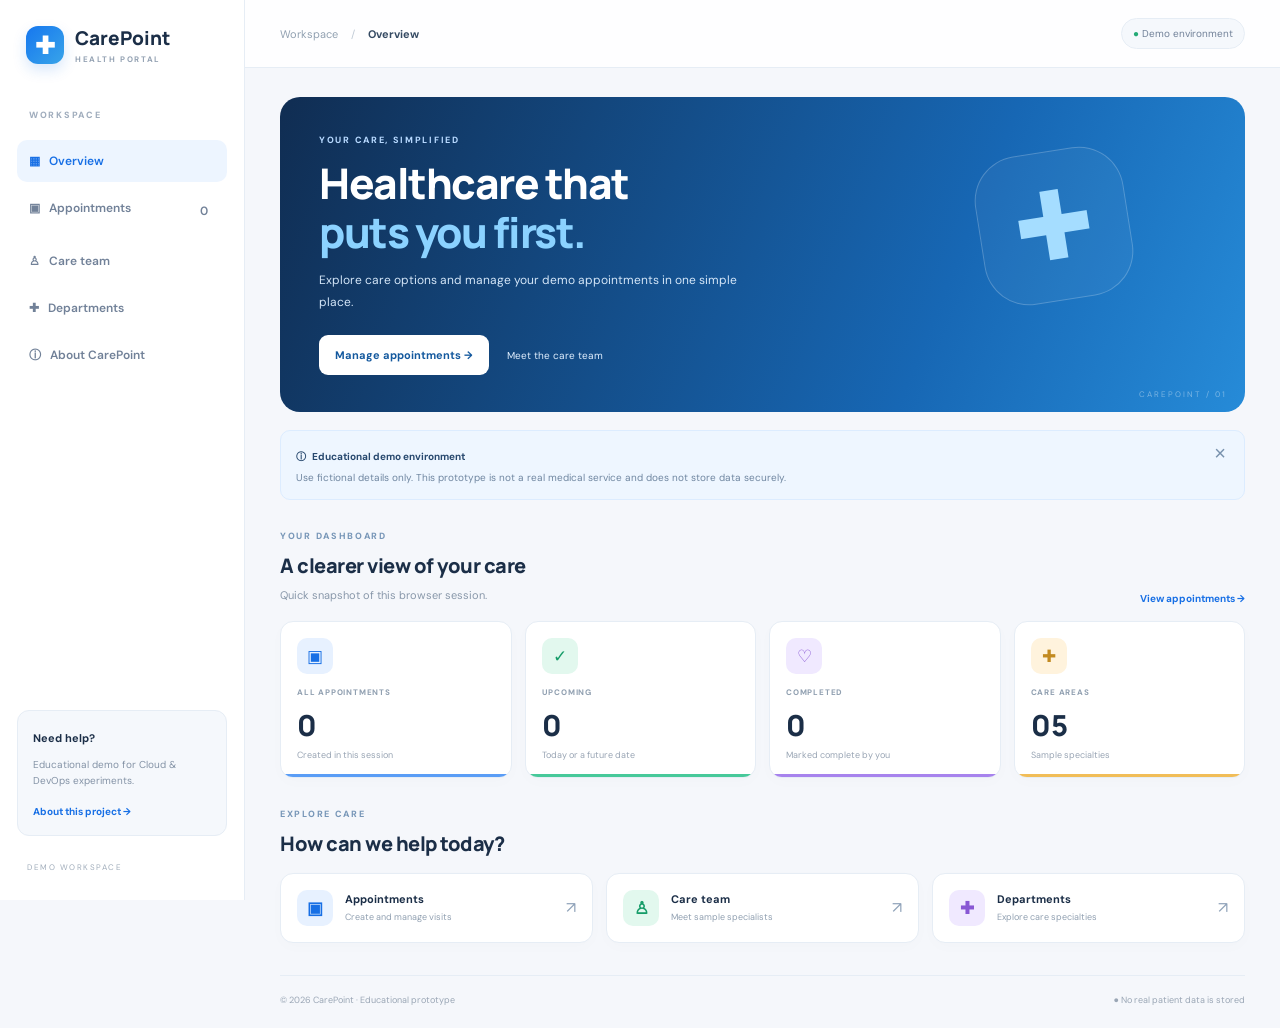
<file: public/index.html>
<!doctype html><html lang="en"><head><meta charset="utf-8"><meta name="viewport" content="width=device-width,initial-scale=1"><meta name="description" content="CarePoint educational healthcare portal demo"><title>Overview | CarePoint</title><link rel="stylesheet" href="styles.css"></head><body><div class="app-shell"><aside class="sidebar"><a class="brand" href="index.html"><b>✚</b><span>CarePoint<small>HEALTH PORTAL</small></span></a><p class="nav-label">WORKSPACE</p><nav><a href="index.html">▦ &nbsp; Overview</a><a href="appointments.html">▣ &nbsp; Appointments <span id="navAppointmentCount" class="count">0</span></a><a href="doctors.html">♙ &nbsp; Care team</a><a href="departments.html">✚ &nbsp; Departments</a><a href="about.html">ⓘ &nbsp; About CarePoint</a></nav><div class="sidebar-bottom"><div class="help"><b>Need help?</b><p>Educational demo for Cloud &amp; DevOps experiments.</p><a href="about.html">About this project →</a></div><small>DEMO WORKSPACE</small></div></aside><main><header class="topbar"><button id="mobileMenu" class="mobile-menu">☰</button><div class="crumb">Workspace <span>/</span> <b>Overview</b></div><span class="demo-pill">● Demo environment</span></header><div class="content"><section class="hero"><div><span class="eyebrow">YOUR CARE, SIMPLIFIED</span><h1>Healthcare that<br><em>puts you first.</em></h1><p>Explore care options and manage your demo appointments in one simple place.</p><a class="btn white" href="appointments.html">Manage appointments →</a><a class="hero-link" href="doctors.html">Meet the care team</a></div><div class="hero-symbol">✚</div><small class="hero-stamp">CAREPOINT / 01</small></section><div class="notice"><b>ⓘ &nbsp; Educational demo environment</b><p>Use fictional details only. This prototype is not a real medical service and does not store data securely.</p><button id="dismissNotice" aria-label="Dismiss notice">×</button></div><section class="section-head"><div><span class="eyebrow dark">YOUR DASHBOARD</span><h2>A clearer view of your care</h2><p>Quick snapshot of this browser session.</p></div><a href="appointments.html">View appointments →</a></section><div class="metrics"><article><span class="metric-icon blue">▣</span><small>ALL APPOINTMENTS</small><strong id="totalCount">0</strong><p>Created in this session</p></article><article><span class="metric-icon green">✓</span><small>UPCOMING</small><strong id="upcomingCount">0</strong><p>Today or a future date</p></article><article><span class="metric-icon violet">♡</span><small>COMPLETED</small><strong id="completedCount">0</strong><p>Marked complete by you</p></article><article><span class="metric-icon amber">✚</span><small>CARE AREAS</small><strong>05</strong><p>Sample specialties</p></article></div><section class="section-head"><div><span class="eyebrow dark">EXPLORE CARE</span><h2>How can we help today?</h2></div></section><div class="quick-grid"><a href="appointments.html"><b class="metric-icon blue">▣</b><span><strong>Appointments</strong><small>Create and manage visits</small></span><i>↗</i></a><a href="doctors.html"><b class="metric-icon green">♙</b><span><strong>Care team</strong><small>Meet sample specialists</small></span><i>↗</i></a><a href="departments.html"><b class="metric-icon violet">✚</b><span><strong>Departments</strong><small>Explore care specialties</small></span><i>↗</i></a></div><footer>© 2026 CarePoint · Educational prototype <span>● No real patient data is stored</span></footer></div></main></div><script src="app.js"></script></body></html>
</file>
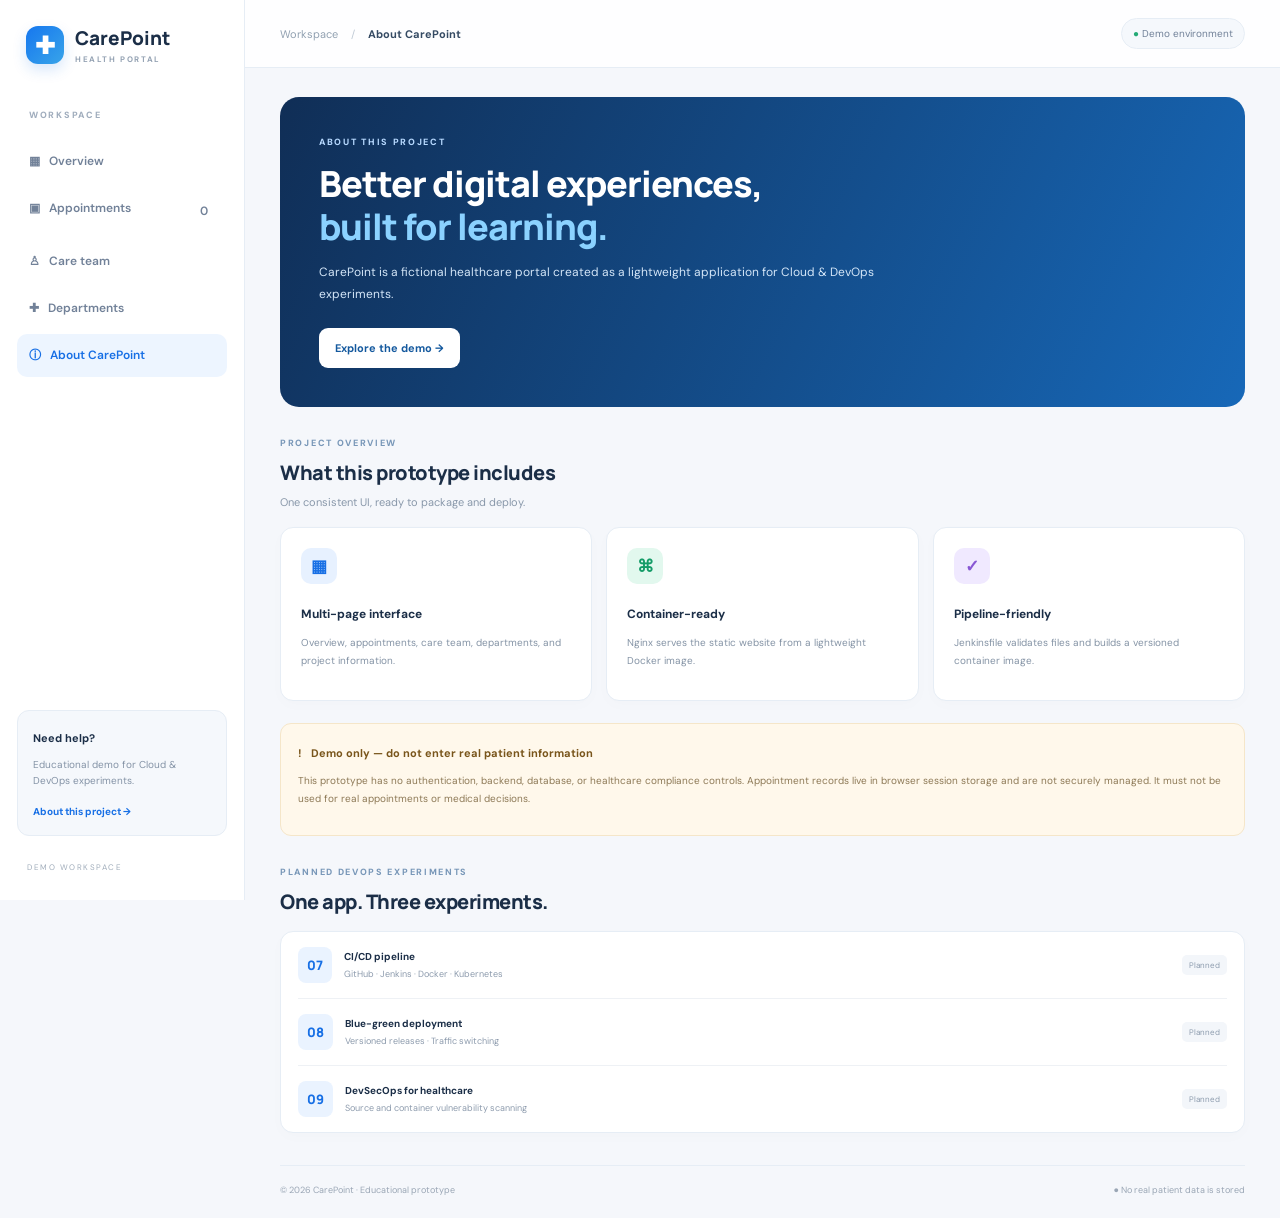
<file: public/about.html>
<!doctype html><html lang="en"><head><meta charset="utf-8"><meta name="viewport" content="width=device-width,initial-scale=1"><meta name="description" content="CarePoint educational healthcare portal demo"><title>About CarePoint | CarePoint</title><link rel="stylesheet" href="styles.css"></head><body><div class="app-shell"><aside class="sidebar"><a class="brand" href="index.html"><b>✚</b><span>CarePoint<small>HEALTH PORTAL</small></span></a><p class="nav-label">WORKSPACE</p><nav><a href="index.html">▦ &nbsp; Overview</a><a href="appointments.html">▣ &nbsp; Appointments <span id="navAppointmentCount" class="count">0</span></a><a href="doctors.html">♙ &nbsp; Care team</a><a href="departments.html">✚ &nbsp; Departments</a><a href="about.html">ⓘ &nbsp; About CarePoint</a></nav><div class="sidebar-bottom"><div class="help"><b>Need help?</b><p>Educational demo for Cloud &amp; DevOps experiments.</p><a href="about.html">About this project →</a></div><small>DEMO WORKSPACE</small></div></aside><main><header class="topbar"><button id="mobileMenu" class="mobile-menu">☰</button><div class="crumb">Workspace <span>/</span> <b>About CarePoint</b></div><span class="demo-pill">● Demo environment</span></header><div class="content"><section class="about-hero"><span class="eyebrow">ABOUT THIS PROJECT</span><h1>Better digital experiences,<br><em>built for learning.</em></h1><p>CarePoint is a fictional healthcare portal created as a lightweight application for Cloud &amp; DevOps experiments.</p><a class="btn white" href="appointments.html">Explore the demo →</a></section><section class="section-head"><div><span class="eyebrow dark">PROJECT OVERVIEW</span><h2>What this prototype includes</h2><p>One consistent UI, ready to package and deploy.</p></div></section><div class="features"><article><b class="metric-icon blue">▦</b><h3>Multi-page interface</h3><p>Overview, appointments, care team, departments, and project information.</p></article><article><b class="metric-icon green">⌘</b><h3>Container-ready</h3><p>Nginx serves the static website from a lightweight Docker image.</p></article><article><b class="metric-icon violet">✓</b><h3>Pipeline-friendly</h3><p>Jenkinsfile validates files and builds a versioned container image.</p></article></div><section class="warning"><b>! &nbsp; Demo only — do not enter real patient information</b><p>This prototype has no authentication, backend, database, or healthcare compliance controls. Appointment records live in browser session storage and are not securely managed. It must not be used for real appointments or medical decisions.</p></section><section class="section-head"><div><span class="eyebrow dark">PLANNED DEVOPS EXPERIMENTS</span><h2>One app. Three experiments.</h2></div></section><div class="experiments"><div><b>07</b><span><strong>CI/CD pipeline</strong><small>GitHub · Jenkins · Docker · Kubernetes</small></span><em>Planned</em></div><div><b>08</b><span><strong>Blue-green deployment</strong><small>Versioned releases · Traffic switching</small></span><em>Planned</em></div><div><b>09</b><span><strong>DevSecOps for healthcare</strong><small>Source and container vulnerability scanning</small></span><em>Planned</em></div></div><footer>© 2026 CarePoint · Educational prototype <span>● No real patient data is stored</span></footer></div></main></div><script src="app.js"></script></body></html>
</file>
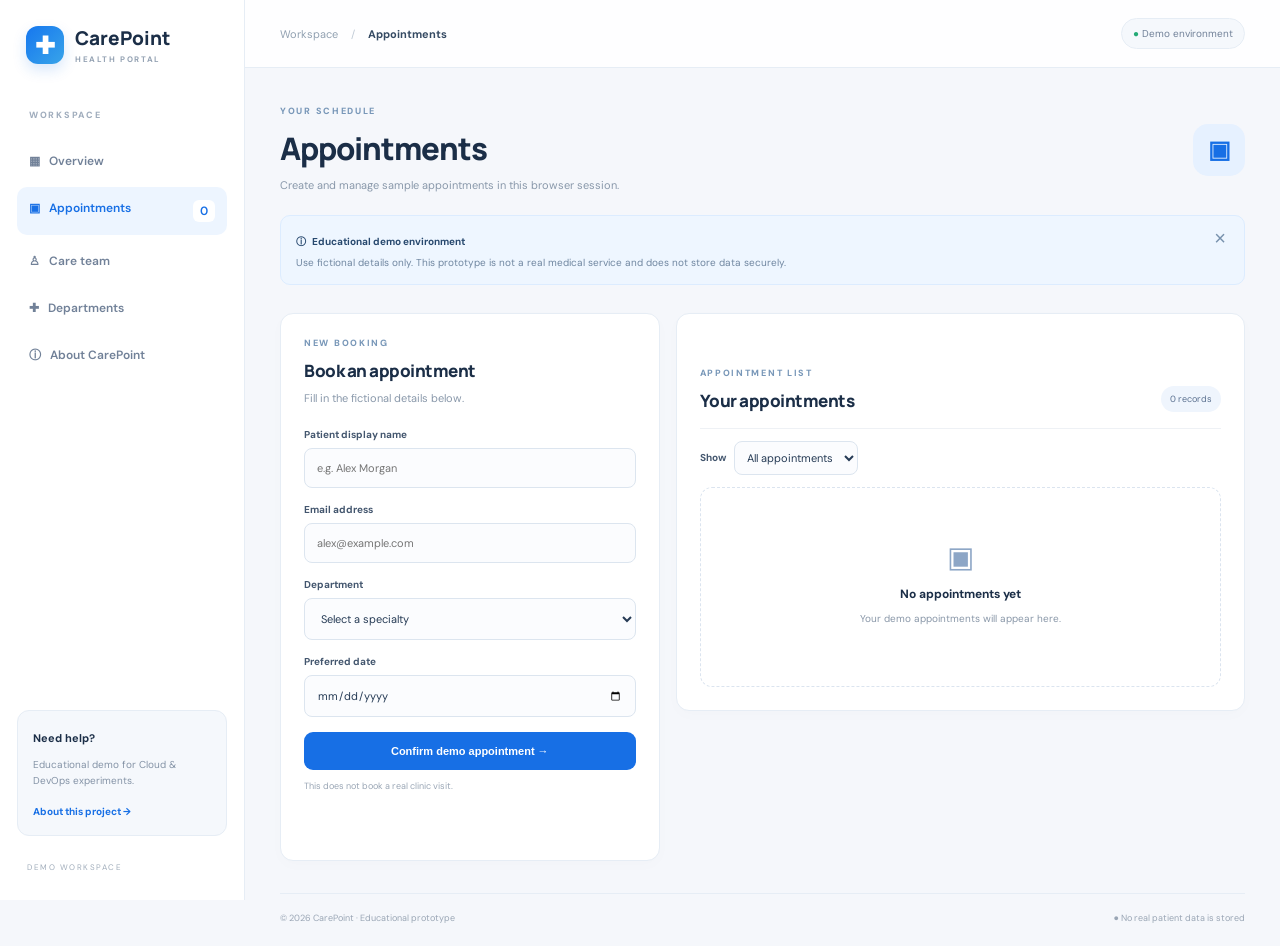
<file: public/appointments.html>
<!doctype html><html lang="en"><head><meta charset="utf-8"><meta name="viewport" content="width=device-width,initial-scale=1"><meta name="description" content="CarePoint educational healthcare portal demo"><title>Appointments | CarePoint</title><link rel="stylesheet" href="styles.css"></head><body><div class="app-shell"><aside class="sidebar"><a class="brand" href="index.html"><b>✚</b><span>CarePoint<small>HEALTH PORTAL</small></span></a><p class="nav-label">WORKSPACE</p><nav><a href="index.html">▦ &nbsp; Overview</a><a href="appointments.html">▣ &nbsp; Appointments <span id="navAppointmentCount" class="count">0</span></a><a href="doctors.html">♙ &nbsp; Care team</a><a href="departments.html">✚ &nbsp; Departments</a><a href="about.html">ⓘ &nbsp; About CarePoint</a></nav><div class="sidebar-bottom"><div class="help"><b>Need help?</b><p>Educational demo for Cloud &amp; DevOps experiments.</p><a href="about.html">About this project →</a></div><small>DEMO WORKSPACE</small></div></aside><main><header class="topbar"><button id="mobileMenu" class="mobile-menu">☰</button><div class="crumb">Workspace <span>/</span> <b>Appointments</b></div><span class="demo-pill">● Demo environment</span></header><div class="content"><div class="page-title"><div><span class="eyebrow dark">YOUR SCHEDULE</span><h1>Appointments</h1><p>Create and manage sample appointments in this browser session.</p></div><b class="title-icon">▣</b></div><div class="notice"><b>ⓘ &nbsp; Educational demo environment</b><p>Use fictional details only. This prototype is not a real medical service and does not store data securely.</p><button id="dismissNotice" aria-label="Dismiss notice">×</button></div><div class="two-col"><section class="panel"><span class="eyebrow dark">NEW BOOKING</span><h2>Book an appointment</h2><p class="muted">Fill in the fictional details below.</p><form id="appointmentForm"><label for="patientName">Patient display name</label><input id="patientName" name="patientName" maxlength="60" placeholder="e.g. Alex Morgan" required><label for="patientEmail">Email address</label><input id="patientEmail" name="patientEmail" type="email" maxlength="120" placeholder="alex@example.com" required><label for="department">Department</label><select id="department" name="department" required><option value="">Select a specialty</option><option>General Medicine</option><option>Cardiology</option><option>Dermatology</option><option>Orthopedics</option><option>Pediatrics</option></select><label for="appointmentDate">Preferred date</label><input id="appointmentDate" name="appointmentDate" type="date" required><button class="btn primary" type="submit">Confirm demo appointment →</button><p class="form-note">This does not book a real clinic visit.</p><p id="formMessage" class="message" role="status"></p></form></section><section class="panel"><div class="section-head"><div><span class="eyebrow dark">APPOINTMENT LIST</span><h2>Your appointments</h2></div><span id="listCount" class="count-pill">0 records</span></div><div class="filter"><label for="appointmentFilter">Show</label><select id="appointmentFilter"><option value="all">All appointments</option><option value="upcoming">Upcoming</option><option value="completed">Completed</option></select></div><div id="appointmentsList" class="appointment-list"></div></section></div><footer>© 2026 CarePoint · Educational prototype <span>● No real patient data is stored</span></footer></div></main></div><script src="app.js"></script></body></html>
</file>
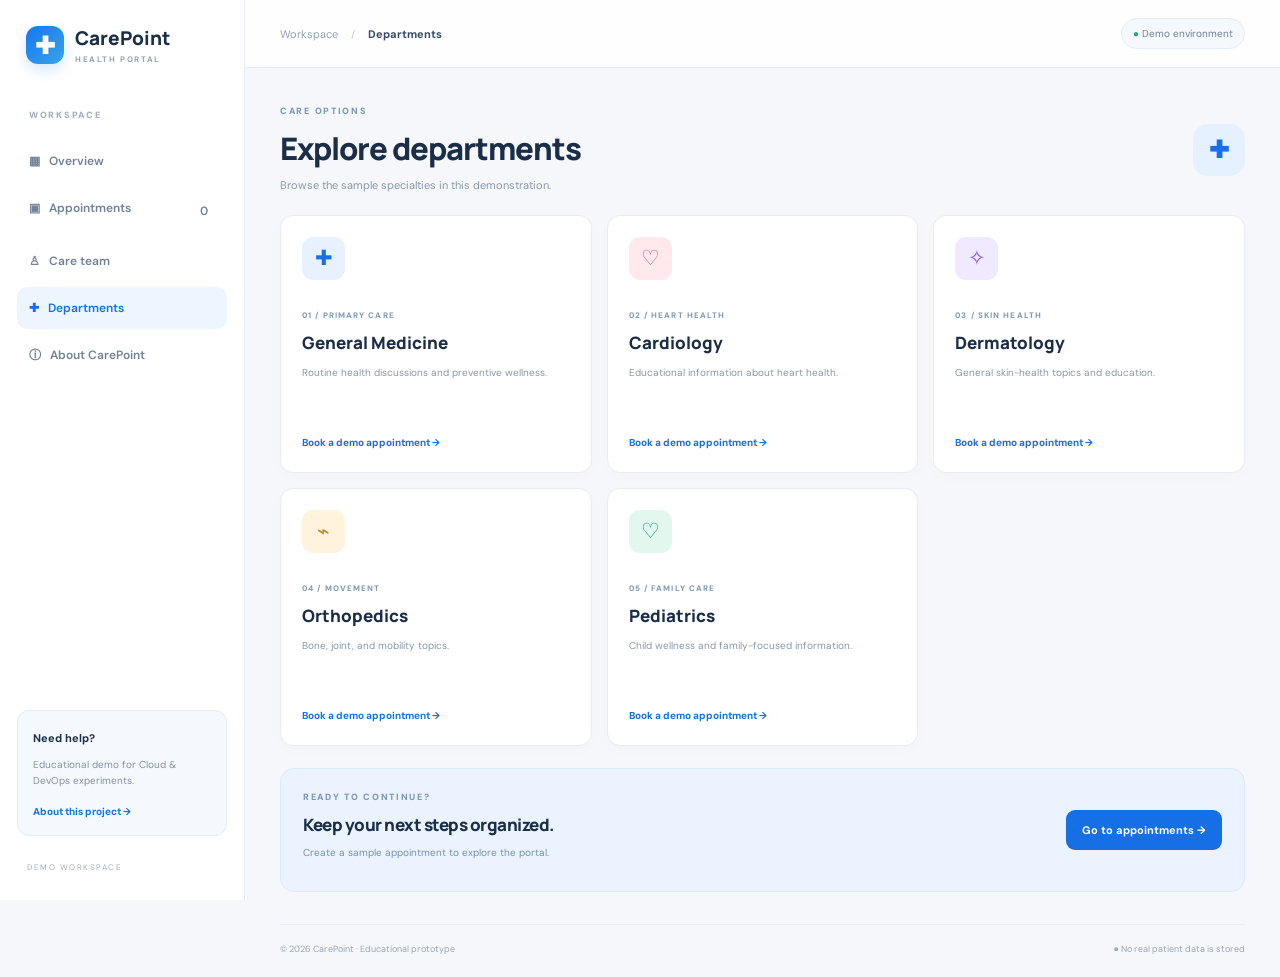
<file: public/departments.html>
<!doctype html><html lang="en"><head><meta charset="utf-8"><meta name="viewport" content="width=device-width,initial-scale=1"><meta name="description" content="CarePoint educational healthcare portal demo"><title>Departments | CarePoint</title><link rel="stylesheet" href="styles.css"></head><body><div class="app-shell"><aside class="sidebar"><a class="brand" href="index.html"><b>✚</b><span>CarePoint<small>HEALTH PORTAL</small></span></a><p class="nav-label">WORKSPACE</p><nav><a href="index.html">▦ &nbsp; Overview</a><a href="appointments.html">▣ &nbsp; Appointments <span id="navAppointmentCount" class="count">0</span></a><a href="doctors.html">♙ &nbsp; Care team</a><a href="departments.html">✚ &nbsp; Departments</a><a href="about.html">ⓘ &nbsp; About CarePoint</a></nav><div class="sidebar-bottom"><div class="help"><b>Need help?</b><p>Educational demo for Cloud &amp; DevOps experiments.</p><a href="about.html">About this project →</a></div><small>DEMO WORKSPACE</small></div></aside><main><header class="topbar"><button id="mobileMenu" class="mobile-menu">☰</button><div class="crumb">Workspace <span>/</span> <b>Departments</b></div><span class="demo-pill">● Demo environment</span></header><div class="content"><div class="page-title"><div><span class="eyebrow dark">CARE OPTIONS</span><h1>Explore departments</h1><p>Browse the sample specialties in this demonstration.</p></div><b class="title-icon">✚</b></div><div class="cards three"><a class="department-card" href="appointments.html"><div class="dept-icon blue">✚</div><small>01 / PRIMARY CARE</small><h2>General Medicine</h2><p>Routine health discussions and preventive wellness.</p><strong>Book a demo appointment →</strong></a><a class="department-card" href="appointments.html"><div class="dept-icon rose">♡</div><small>02 / HEART HEALTH</small><h2>Cardiology</h2><p>Educational information about heart health.</p><strong>Book a demo appointment →</strong></a><a class="department-card" href="appointments.html"><div class="dept-icon violet">✧</div><small>03 / SKIN HEALTH</small><h2>Dermatology</h2><p>General skin-health topics and education.</p><strong>Book a demo appointment →</strong></a><a class="department-card" href="appointments.html"><div class="dept-icon amber">⌁</div><small>04 / MOVEMENT</small><h2>Orthopedics</h2><p>Bone, joint, and mobility topics.</p><strong>Book a demo appointment →</strong></a><a class="department-card" href="appointments.html"><div class="dept-icon green">♡</div><small>05 / FAMILY CARE</small><h2>Pediatrics</h2><p>Child wellness and family-focused information.</p><strong>Book a demo appointment →</strong></a></div><section class="callout"><div><span class="eyebrow dark">READY TO CONTINUE?</span><h2>Keep your next steps organized.</h2><p>Create a sample appointment to explore the portal.</p></div><a class="btn primary" href="appointments.html">Go to appointments →</a></section><footer>© 2026 CarePoint · Educational prototype <span>● No real patient data is stored</span></footer></div></main></div><script src="app.js"></script></body></html>
</file>
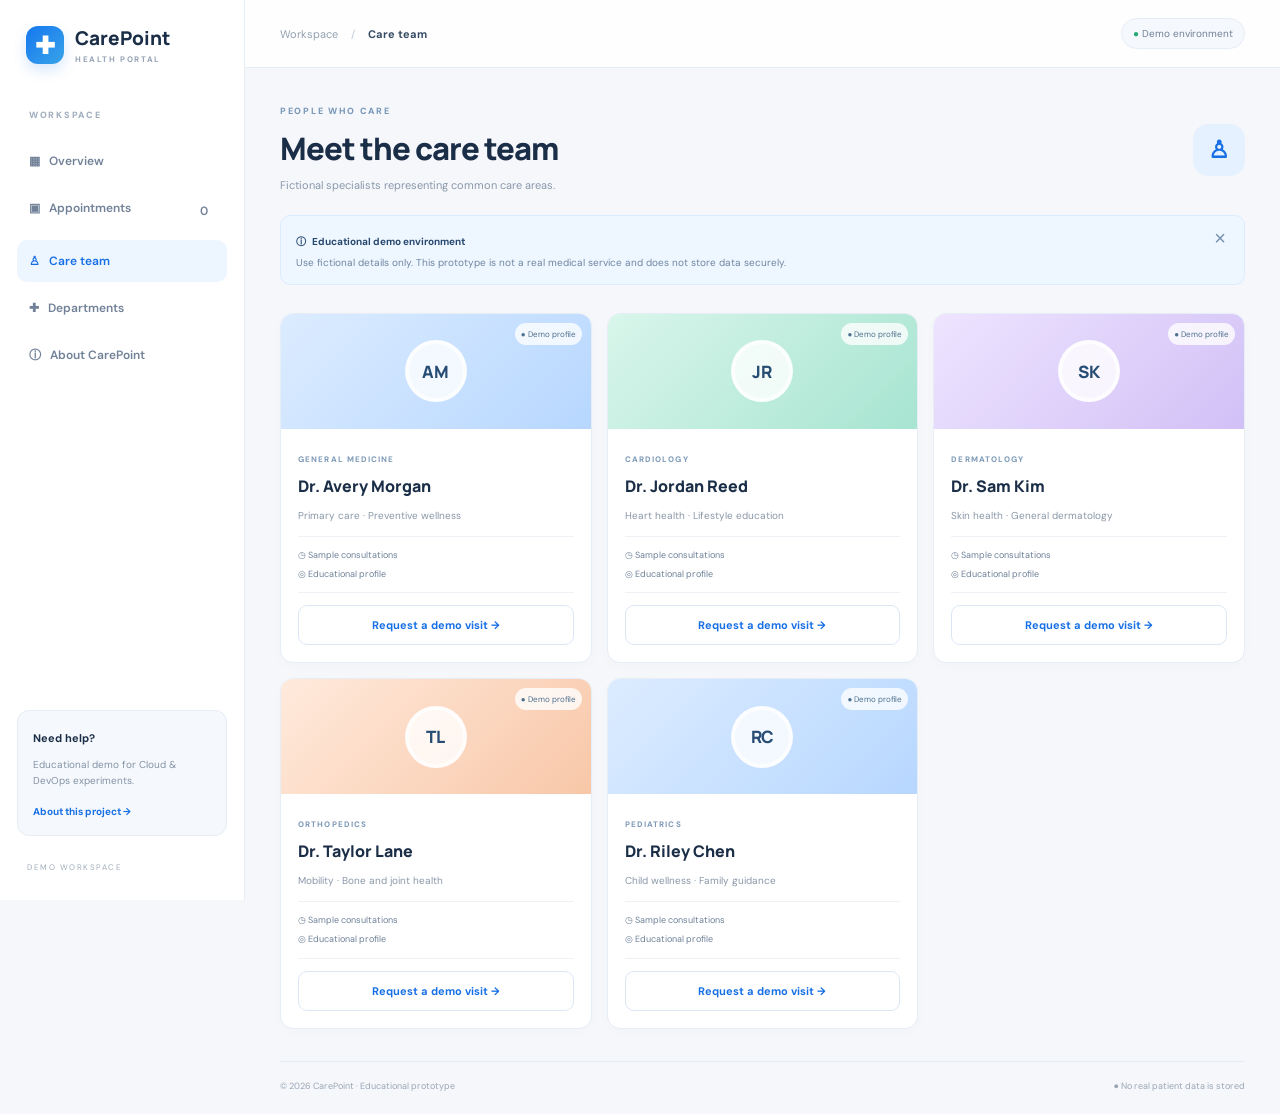
<file: public/doctors.html>
<!doctype html><html lang="en"><head><meta charset="utf-8"><meta name="viewport" content="width=device-width,initial-scale=1"><meta name="description" content="CarePoint educational healthcare portal demo"><title>Care team | CarePoint</title><link rel="stylesheet" href="styles.css"></head><body><div class="app-shell"><aside class="sidebar"><a class="brand" href="index.html"><b>✚</b><span>CarePoint<small>HEALTH PORTAL</small></span></a><p class="nav-label">WORKSPACE</p><nav><a href="index.html">▦ &nbsp; Overview</a><a href="appointments.html">▣ &nbsp; Appointments <span id="navAppointmentCount" class="count">0</span></a><a href="doctors.html">♙ &nbsp; Care team</a><a href="departments.html">✚ &nbsp; Departments</a><a href="about.html">ⓘ &nbsp; About CarePoint</a></nav><div class="sidebar-bottom"><div class="help"><b>Need help?</b><p>Educational demo for Cloud &amp; DevOps experiments.</p><a href="about.html">About this project →</a></div><small>DEMO WORKSPACE</small></div></aside><main><header class="topbar"><button id="mobileMenu" class="mobile-menu">☰</button><div class="crumb">Workspace <span>/</span> <b>Care team</b></div><span class="demo-pill">● Demo environment</span></header><div class="content"><div class="page-title"><div><span class="eyebrow dark">PEOPLE WHO CARE</span><h1>Meet the care team</h1><p>Fictional specialists representing common care areas.</p></div><b class="title-icon">♙</b></div><div class="notice"><b>ⓘ &nbsp; Educational demo environment</b><p>Use fictional details only. This prototype is not a real medical service and does not store data securely.</p><button id="dismissNotice" aria-label="Dismiss notice">×</button></div><div class="cards three"><article class="doctor"><div class="doctor-art art-blue"><b>AM</b><span>● Demo profile</span></div><div class="doctor-body"><small>GENERAL MEDICINE</small><h2>Dr. Avery Morgan</h2><p>Primary care · Preventive wellness</p><div class="doctor-meta">◷ Sample consultations<br>◎ Educational profile</div><a class="btn outline" href="appointments.html">Request a demo visit →</a></div></article><article class="doctor"><div class="doctor-art art-green"><b>JR</b><span>● Demo profile</span></div><div class="doctor-body"><small>CARDIOLOGY</small><h2>Dr. Jordan Reed</h2><p>Heart health · Lifestyle education</p><div class="doctor-meta">◷ Sample consultations<br>◎ Educational profile</div><a class="btn outline" href="appointments.html">Request a demo visit →</a></div></article><article class="doctor"><div class="doctor-art art-violet"><b>SK</b><span>● Demo profile</span></div><div class="doctor-body"><small>DERMATOLOGY</small><h2>Dr. Sam Kim</h2><p>Skin health · General dermatology</p><div class="doctor-meta">◷ Sample consultations<br>◎ Educational profile</div><a class="btn outline" href="appointments.html">Request a demo visit →</a></div></article><article class="doctor"><div class="doctor-art art-amber"><b>TL</b><span>● Demo profile</span></div><div class="doctor-body"><small>ORTHOPEDICS</small><h2>Dr. Taylor Lane</h2><p>Mobility · Bone and joint health</p><div class="doctor-meta">◷ Sample consultations<br>◎ Educational profile</div><a class="btn outline" href="appointments.html">Request a demo visit →</a></div></article><article class="doctor"><div class="doctor-art art-blue"><b>RC</b><span>● Demo profile</span></div><div class="doctor-body"><small>PEDIATRICS</small><h2>Dr. Riley Chen</h2><p>Child wellness · Family guidance</p><div class="doctor-meta">◷ Sample consultations<br>◎ Educational profile</div><a class="btn outline" href="appointments.html">Request a demo visit →</a></div></article></div><footer>© 2026 CarePoint · Educational prototype <span>● No real patient data is stored</span></footer></div></main></div><script src="app.js"></script></body></html>
</file>
<file: public/styles.css>
@import url('https://fonts.googleapis.com/css2?family=DM+Sans:wght@400;500;600;700&family=Manrope:wght@400;500;600;700;800&display=swap');
:root{--ink:#1b2e47;--muted:#8493a6;--line:#e6edf5;--blue:#176fe5;font-family:"DM Sans",Arial,sans-serif;color:var(--ink);background:#f5f7fb}*{box-sizing:border-box}body{margin:0}a{color:inherit;text-decoration:none}.app-shell{min-height:100vh}.sidebar{position:fixed;inset:0 auto 0 0;width:245px;background:white;border-right:1px solid var(--line);padding:25px 17px;display:flex;flex-direction:column;z-index:20}.brand{display:flex;gap:11px;align-items:center;font:800 19px Manrope,sans-serif;padding:0 9px 36px}.brand>b{width:38px;height:38px;border-radius:12px;background:linear-gradient(135deg,#1677ef,#38a4e9);color:white;display:grid;place-items:center;font-size:24px;box-shadow:0 6px 14px #176fe52b}.brand small{display:block;font:700 8px "DM Sans";letter-spacing:1.6px;color:#94a2b3;margin-top:3px}.nav-label{font-size:9px;font-weight:800;letter-spacing:1.7px;color:#a0adbd;padding:0 12px 10px}.sidebar nav{display:grid;gap:5px}.sidebar nav a{padding:13px 12px;border-radius:10px;color:#718198;font-size:12px;font-weight:600}.sidebar nav a:hover,.sidebar nav a.active{background:#edf5ff;color:#176fe5}.sidebar nav a .count{float:right;background:white;padding:3px 7px;border-radius:6px}.sidebar-bottom{margin-top:auto}.help{background:#f5f8fc;border:1px solid var(--line);padding:15px;border-radius:12px;margin-bottom:18px}.help b{font-size:11px}.help p{font-size:10px;color:#8493a6;line-height:1.6}.help a{font-size:10px;color:#176fe5;font-weight:700}.sidebar-bottom>small{color:#a1adbb;font-size:8px;letter-spacing:1.5px;padding-left:10px}main{margin-left:245px}.topbar{height:68px;background:#ffffffdf;backdrop-filter:blur(10px);border-bottom:1px solid var(--line);position:sticky;top:0;z-index:10;display:flex;align-items:center;justify-content:space-between;padding:0 35px}.crumb{font-size:11px;color:#91a0b1}.crumb span{padding:0 10px;color:#c0cad6}.crumb b{color:#354a63}.demo-pill{font-size:10px;background:#f5f8fc;border:1px solid var(--line);padding:8px 11px;border-radius:30px;color:#718198}.demo-pill:first-letter{color:#25aa76}.mobile-menu{display:none}.content{max-width:1450px;margin:auto;padding:29px 35px 0}.hero{background:linear-gradient(112deg,#102d52,#1767b4 68%,#268bd8);border-radius:20px;padding:37px 39px;min-height:280px;color:white;position:relative;overflow:hidden;display:flex;align-items:center}.hero>div:first-child{z-index:1;max-width:510px}.eyebrow{display:block;font-size:9px;font-weight:800;letter-spacing:1.7px;color:#b7d9ff;margin-bottom:10px}.eyebrow.dark{color:#7897b8}.hero h1,.about-hero h1{font:800 clamp(30px,3.3vw,43px)/1.16 Manrope,sans-serif;letter-spacing:-1.5px;margin:13px 0}.hero h1 em,.about-hero h1 em{font-style:normal;color:#8bd2ff}.hero p,.about-hero p{font-size:12px;color:#d4e6f8;line-height:1.8;max-width:440px}.btn{display:inline-flex;align-items:center;justify-content:center;gap:10px;padding:12px 15px;border-radius:9px;font-size:11px;font-weight:700;border:1px solid transparent;cursor:pointer;transition:.18s}.white{background:white;color:#14599e;margin-top:10px}.white:hover{background:#eaf4ff;transform:translateY(-1px)}.hero-link{font-size:10px;color:#e2f0ff;margin-left:18px}.hero-symbol{position:absolute;right:12%;top:54px;width:150px;height:150px;border:1px solid #ffffff35;border-radius:45px;display:grid;place-items:center;font-size:95px;color:#a5ddff;background:#ffffff0b;transform:rotate(-9deg)}.hero-stamp{position:absolute;right:18px;bottom:13px;color:#ffffff65;letter-spacing:2px;font-size:8px}.notice{position:relative;background:#eef6ff;border:1px solid #dcecff;border-radius:10px;padding:13px 40px 13px 15px;margin:18px 0 28px}.notice b{font-size:10px;color:#27486e}.notice p{font-size:10px;color:#6f86a0;margin:5px 0 0;line-height:1.6}.notice button{position:absolute;right:12px;top:10px;background:none;border:0;color:#7791ad;font-size:20px;cursor:pointer}.section-head{display:flex;align-items:flex-end;justify-content:space-between;gap:15px;margin:30px 0 16px}.section-head h2,.panel h2,.callout h2{font:800 20px Manrope,sans-serif;letter-spacing:-.5px;margin:0}.section-head p,.page-title p,.muted{font-size:11px;color:#8998aa;margin:7px 0 0;line-height:1.7}.section-head>a{font-size:10px;font-weight:700;color:#176fe5;white-space:nowrap}.metrics{display:grid;grid-template-columns:repeat(4,minmax(0,1fr));gap:13px}.metrics article,.quick-grid>a,.panel,.doctor,.department-card,.features article,.experiments{background:white;border:1px solid var(--line);border-radius:13px;box-shadow:0 4px 15px #142f5004}.metrics article{padding:16px;position:relative;overflow:hidden}.metric-icon{width:36px;height:36px;border-radius:10px;display:inline-grid;place-items:center;font-size:17px;flex:none}.blue{background:#e7f1ff;color:#176fe5}.green{background:#e2f8ee;color:#159c68}.violet{background:#f0e9ff;color:#8857d4}.amber{background:#fff3dd;color:#c28a21}.rose{background:#ffe9ed;color:#d85d78}.metrics small{font-size:8px;letter-spacing:.8px;color:#91a0b1;font-weight:800;display:block;margin-top:13px}.metrics strong{font:800 29px Manrope,sans-serif;display:block;margin-top:8px}.metrics p{font-size:9px;color:#99a5b4;margin:4px 0 0}.metrics article:after{content:"";height:3px;position:absolute;bottom:0;left:0;right:0;background:#5a9df6}.metrics article:nth-child(2):after{background:#47c99a}.metrics article:nth-child(3):after{background:#a783ed}.metrics article:nth-child(4):after{background:#f1bd58}.quick-grid{display:grid;grid-template-columns:repeat(3,minmax(0,1fr));gap:13px}.quick-grid>a{display:flex;align-items:center;gap:12px;padding:16px;transition:.18s}.quick-grid>a:hover,.doctor:hover,.department-card:hover{transform:translateY(-2px);box-shadow:0 12px 28px #153c680d}.quick-grid strong,.quick-grid small{display:block}.quick-grid strong{font-size:11px}.quick-grid small{font-size:9px;color:#91a0b1;margin-top:5px}.quick-grid i{font-style:normal;margin-left:auto;color:#8fa2b9}.page-title{display:flex;justify-content:space-between;align-items:center;margin:8px 0 20px}.page-title h1{font:800 31px Manrope,sans-serif;letter-spacing:-1px;margin:0}.title-icon{width:52px;height:52px;border-radius:15px;background:#e6f1ff;color:#176fe5;display:grid;place-items:center;font-size:24px}.two-col{display:grid;grid-template-columns:minmax(280px,.8fr) minmax(0,1.2fr);gap:16px;align-items:start}.panel{padding:23px}.panel h2{font-size:17px}.panel form{display:flex;flex-direction:column;margin-top:21px}.panel label{font-size:10px;font-weight:700;color:#43566e;margin:0 0 7px}.panel input,.panel select{width:100%;border:1px solid #dce5ef;background:#fbfcfe;border-radius:8px;padding:12px;font:11px "DM Sans";margin-bottom:15px;outline:none;color:#263b55}.panel input:focus,.panel select:focus{border-color:#3988ef;box-shadow:0 0 0 3px #3988ef18}.primary{background:#176fe5;color:white}.primary:hover{background:#105ac0}.form-note{font-size:9px;color:#9aa6b5;line-height:1.6}.message{font-size:10px;color:#159b5a;min-height:14px}.count-pill{font-size:9px;background:#eff5fd;color:#5b7190;border-radius:30px;padding:7px 9px;white-space:nowrap}.filter{display:flex;align-items:center;gap:8px;padding:12px 0;border-top:1px solid #eef1f5}.filter label{margin:0}.filter select{width:auto;margin:0;padding:8px}.appointment-list{display:grid;gap:10px}.empty-state{min-height:200px;border:1px dashed #dbe4ef;border-radius:12px;display:flex;flex-direction:column;align-items:center;justify-content:center;text-align:center;padding:20px}.empty-state span{font-size:29px;color:#8da6c6;margin-bottom:10px}.empty-state strong{font-size:12px}.empty-state p{font-size:10px;color:#8997a8}.appointment-card{display:grid;grid-template-columns:1fr auto;gap:10px;border:1px solid var(--line);border-radius:10px;padding:13px}.appointment-card h3{font-size:12px;margin:0 0 6px}.appointment-card p{font-size:10px;color:#78879b;margin:4px 0}.department-tag{display:inline-block;font-size:9px;background:#edf5ff;color:#176fe5;padding:5px 8px;border-radius:6px;margin-top:7px}.appointment-actions{display:flex;flex-direction:column;align-items:flex-end;gap:9px}.status{font-size:9px;color:#168b53;background:#e7f8ee;border-radius:6px;padding:5px 7px}.status.done{background:#edf0f5;color:#68768a}.text-button{border:0;background:transparent;color:#176fe5;font-size:9px;cursor:pointer}.danger{color:#c55353}.cards{display:grid;grid-template-columns:repeat(3,minmax(0,1fr));gap:15px}.doctor{overflow:hidden;transition:.18s}.doctor-art{height:115px;display:flex;align-items:center;justify-content:center;position:relative}.art-blue{background:linear-gradient(135deg,#dcecff,#b7d7ff)}.art-green{background:linear-gradient(135deg,#d9f6eb,#a7e4d1)}.art-violet{background:linear-gradient(135deg,#eee4ff,#d1c0f6)}.art-amber{background:linear-gradient(135deg,#ffeadc,#f8c7a8)}.doctor-art>b{height:62px;width:62px;border:4px solid #ffffffa8;border-radius:50%;background:#ffffffc9;display:grid;place-items:center;color:#284d75;font:800 17px Manrope}.doctor-art span{position:absolute;right:9px;top:9px;background:#ffffffc9;border-radius:20px;padding:6px;font-size:8px;color:#4c708e}.doctor-body{padding:17px}.doctor-body>small,.department-card>small{font-size:8px;letter-spacing:1.1px;font-weight:800;color:#7f9bb8}.doctor-body h2,.department-card h2{font:800 16px Manrope;margin:8px 0 5px}.doctor-body p,.department-card p{font-size:10px;color:#8997a8;line-height:1.7}.doctor-meta{font-size:9px;line-height:2.1;color:#6e8198;border-top:1px solid #eef1f5;border-bottom:1px solid #eef1f5;padding:9px 0;margin:12px 0}.outline{border-color:#dce7f5;background:white;color:#176fe5;width:100%}.department-card{padding:21px;transition:.18s}.dept-icon{width:43px;height:43px;border-radius:11px;display:grid;place-items:center;font-size:21px;margin-bottom:22px}.department-card h2{font-size:17px}.department-card p{min-height:48px;margin-bottom:18px}.department-card>strong{font-size:10px;color:#176fe5}.callout{display:flex;align-items:center;justify-content:space-between;gap:15px;background:#eaf3ff;border:1px solid #dbeaff;border-radius:14px;padding:22px;margin-top:22px}.callout h2{font-size:17px}.callout p{font-size:10px;color:#7890ac}.about-hero{background:linear-gradient(115deg,#102e56,#1768b8);color:white;border-radius:19px;padding:39px}.about-hero h1{font:800 36px/1.2 Manrope;letter-spacing:-1px;margin:14px 0}.about-hero p{max-width:600px}.features{display:grid;grid-template-columns:repeat(3,minmax(0,1fr));gap:14px}.features article{padding:20px}.features h3{font-size:12px}.features p{font-size:10px;color:#8493a5;line-height:1.8}.features .metric-icon{margin-bottom:10px}.warning{margin-top:22px;background:#fff8eb;border:1px solid #f5e6c9;border-radius:11px;padding:17px}.warning b{font-size:11px;color:#79551b}.warning p{font-size:10px;line-height:1.8;color:#8d7956}.experiments{padding:0 17px}.experiments>div{display:flex;align-items:center;gap:12px;padding:15px 0;border-bottom:1px solid #eef1f5}.experiments>div:last-child{border:0}.experiments>div>b{font:800 13px Manrope;background:#eaf3ff;color:#176fe5;border-radius:8px;padding:9px}.experiments strong,.experiments small{display:block}.experiments strong{font-size:10px}.experiments small{font-size:9px;color:#8d9bad;margin-top:5px}.experiments em{margin-left:auto;font-style:normal;font-size:8px;color:#8c9bad;background:#f3f6fa;padding:5px 7px;border-radius:5px}footer{display:flex;justify-content:space-between;gap:10px;border-top:1px solid var(--line);margin-top:32px;padding:18px 0 22px;color:#9aa6b5;font-size:9px}footer span{white-space:nowrap}@media(max-width:1100px){.content{padding:24px}.topbar{padding:0 24px}.metrics{grid-template-columns:repeat(2,minmax(0,1fr))}.cards{grid-template-columns:repeat(2,minmax(0,1fr))}}@media(max-width:800px){.sidebar{width:230px;transform:translateX(-100%);transition:transform .2s;box-shadow:0 10px 40px #102e5625}.sidebar.sidebar-open{transform:translateX(0)}main{margin-left:0}.mobile-menu{display:block;border:0;background:#f1f5fb;border-radius:8px;padding:7px 10px}.topbar{height:60px;padding:0 14px;gap:10px}.crumb{margin-right:auto}.content{padding:19px 14px 0}.hero{padding:27px 22px}.hero-symbol{right:-20px;opacity:.25}.hero h1{font-size:31px}.quick-grid{grid-template-columns:1fr}.two-col{grid-template-columns:1fr}.cards,.features{grid-template-columns:1fr}.callout{align-items:flex-start;flex-direction:column}.about-hero{padding:28px 22px}.about-hero h1{font-size:29px}footer{flex-direction:column}.hero-link{display:block;margin:15px 0 0}.demo-pill{font-size:8px;padding:7px}.page-title h1{font-size:27px}}@media(min-width:801px) and (max-width:1050px){.cards{grid-template-columns:repeat(2,minmax(0,1fr))}}
</file>
